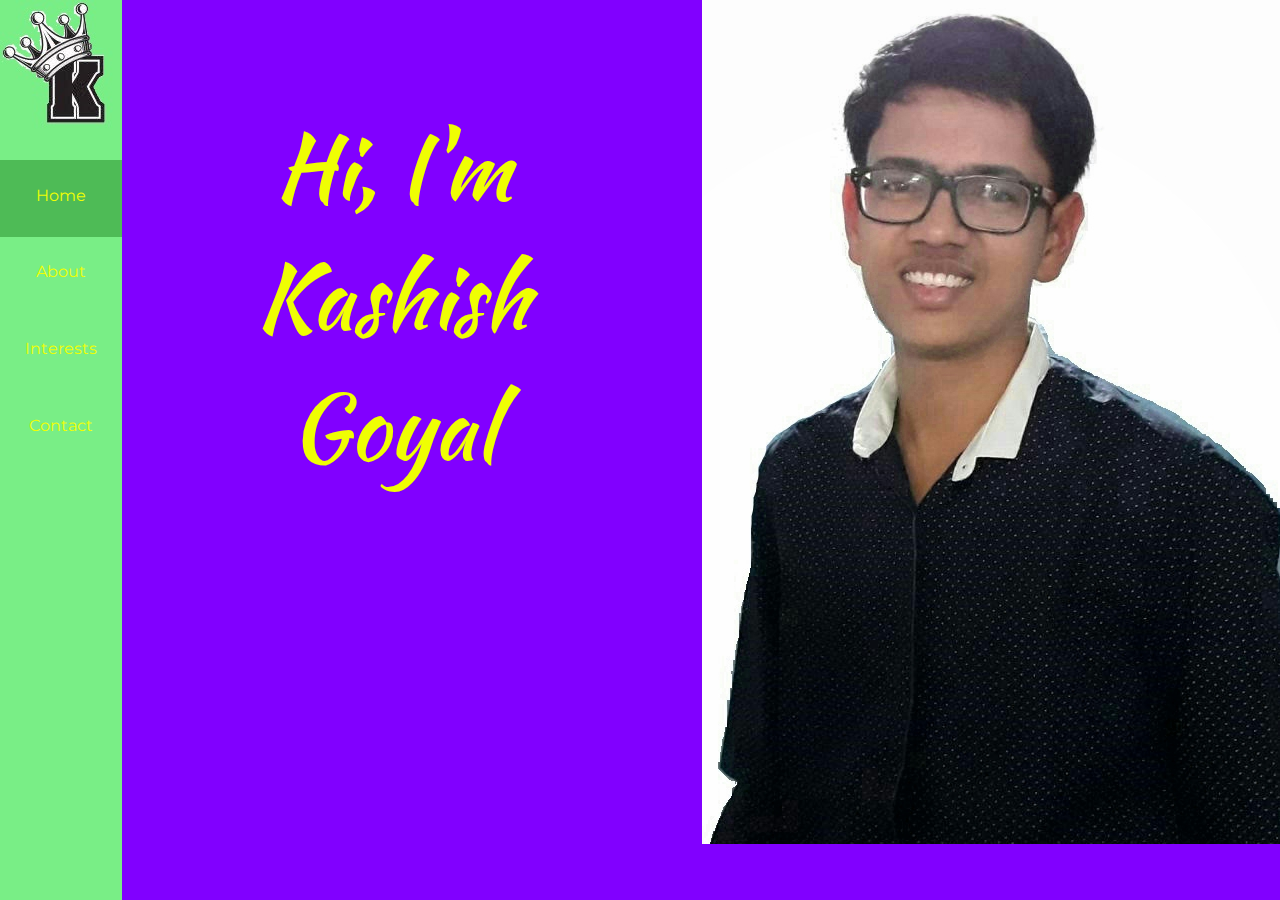
<file: assignment-1/index.html>
<!DOCTYPE html>
<html>
<head>
	<meta name="viewport" content="width=device-width, initial-scale=1.0">
	<title>Home-page</title>
	<link rel="stylesheet" type="text/css" href="style.css"/>
	<link href="https://fonts.googleapis.com/css?family=Montserrat:900i|Kaushan+Script" rel="stylesheet">
	<link rel="shortcut icon" type="image/png" href="Images/letter_k.png">
</head>
<style type="text/css">
	body {
		background-image: url(Images/my_img.jpg);
		background-position: top right; 
		background-repeat: no-repeat;
		background-color: #8100ff;
		background-blend-mode: all;
	}
</style>
<body>
<div id="index_head">
	Hi, I'm <br>Kashish<br> Goyal
</div>
<div class="nav_bar" float:left;>
	<img src="Images/letter_k.jpg" alt="letter k" />
<ul>
	<li><a href="index.html" id="active">Home</a></li>
	<li><a href="about.html">About</a></li>
	<li><a href="interests.html">Interests</a></li>
	<li><a href="contact.html">Contact</a></li>
</ul>
</div>
</body>
</html>
</file>
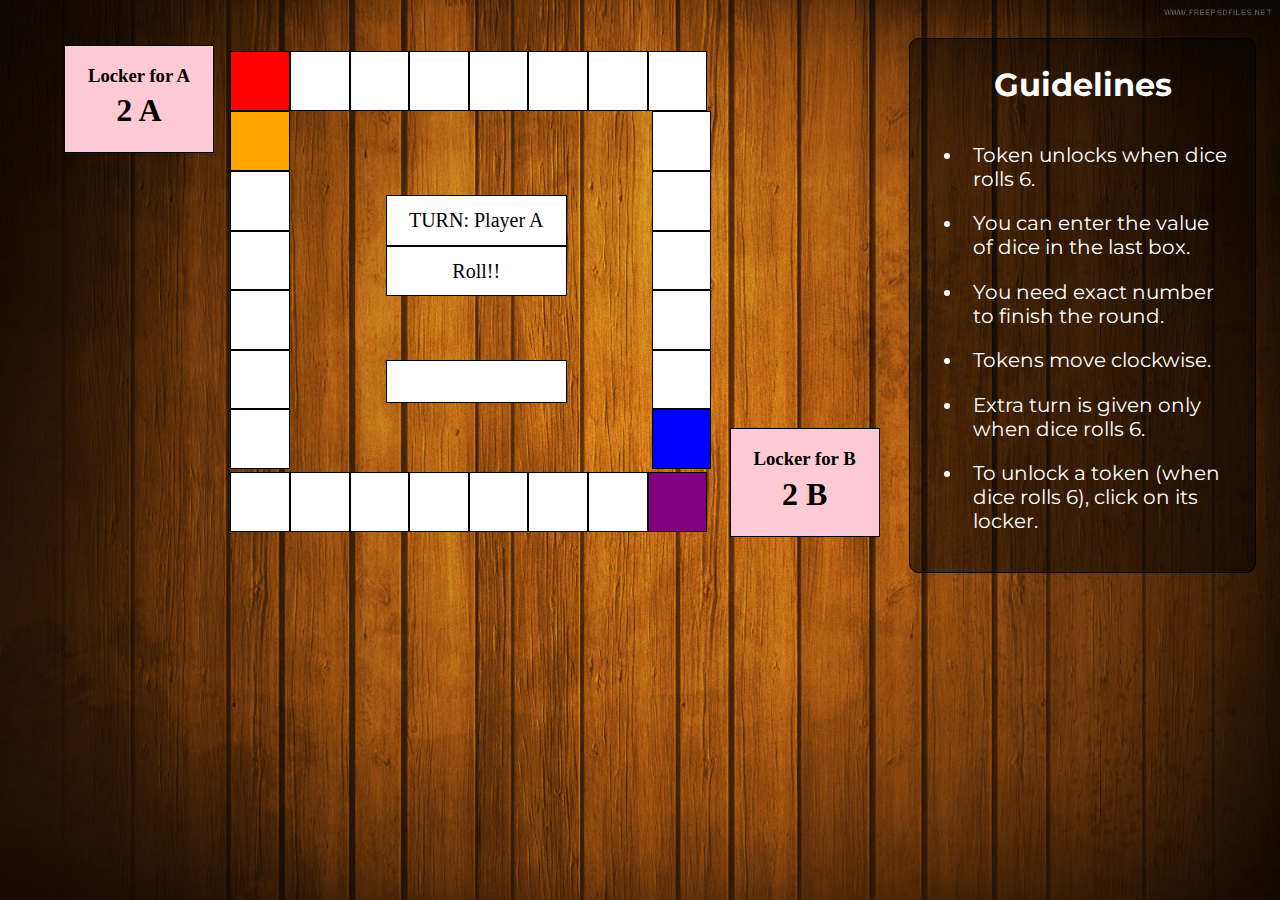
<file: assignment-3/index.html>
<!DOCTYPE html>
<html>
<head>
	<title>Ludo</title>
	<meta charset="utf-8">
	<meta name="viewport" content="width=device-width, initial-scale=1">
	<link rel="stylesheet" type="text/css" href="style.css">
	<link href="https://fonts.googleapis.com/css?family=Montserrat:800" rel = "stylesheet">
	<link rel="shortcut icon" type="image/png" href="images/icon.png">
</head>
<body>
	<div id="col1"></div>
	<div id="col2"></div>
	<div id="row1"></div>
	<div id="row2"></div>
	<div id = "A1"><br>1A</div>
	<div id = "A2"><br>2A</div>
	<div id = "B1"><br>1B</div>
	<div id = "B2"><br>2B</div>
	<div id="player1"><h3>Locker for A</h3><h1><span id="tokens_a">2</span> A</h1></div>
	<div id="player2"><h3>Locker for B</h3><h1><span id="tokens_b">2</span> B</h1></div>
	<div id="center_box">
		<ul>
			<li>TURN: Player <span id="turn">A</span></li>
			<li id ="Roll" onClick="Rolled()">Roll!!</li>
			<!--input type="number" min="1" max="6" id="val" maxlength = "1"-->
			<img src = "images/dice1.png" class="dice" id = "d1">
			<img src = "images/dice2.png" class="dice" id = "d2">
			<img src = "images/dice3.png" class="dice" id = "d3">
			<img src = "images/dice4.png" class="dice" id = "d4">
			<img src = "images/dice5.png" class="dice" id = "d5">
			<img src = "images/dice6.png" class="dice" id = "d6">
			<input type="number" min="1" max="6" id="entr_val" maxlength="1">
		</ul>
	</div>
	<div id = "tip1">You need an exact number to end the game!</div>
	<div id = "tip2">Player <span id = "winner">A</span> wins!!</div>
	<div id = "Rules">
		<h1 style = "text-align: center; padding-top: 2vw;">Guidelines</h1>
		<ul>
			<li>Token unlocks when dice rolls 6.</li>
			<li>You can enter the value of dice in the last box.</li>
			<li>You need exact number to finish the round.</li>
			<li>Tokens move clockwise.</li>
			<li>Extra turn is given only when dice rolls 6.</li>
			<li>To unlock a token (when dice rolls 6), click on its locker.</li>
		</ul>
	</div>
	<script type="text/javascript" src="code.js"></script>
</body>
</html>
</file>
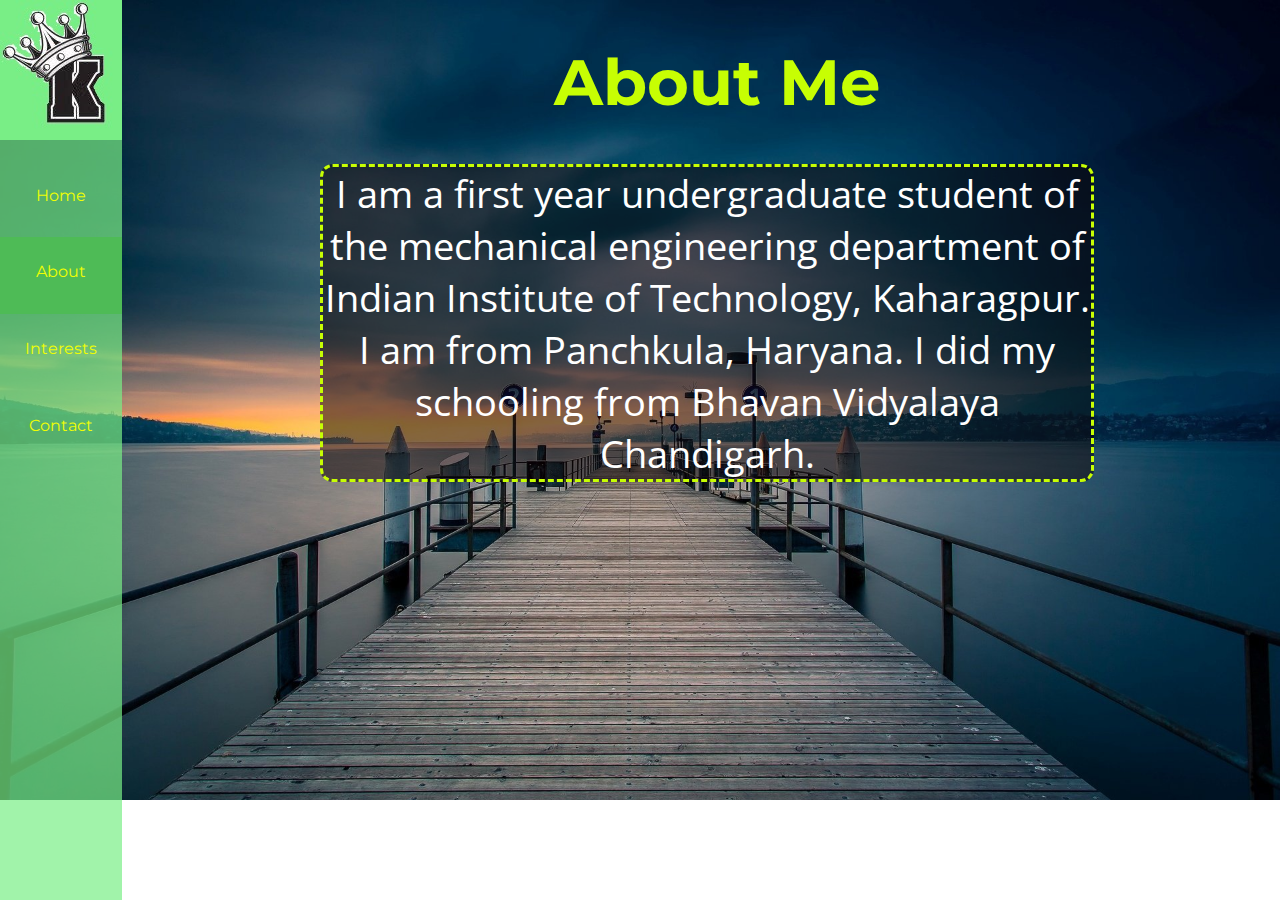
<file: assignment-1/about.html>
<!DOCTYPE html>
<html>
<head>
	<title>About</title>
	<link rel="stylesheet" type="text/css" href="style.css">
	<link href="https://fonts.googleapis.com/css?family=Montserrat:900i|Open+Sans:600i" rel="stylesheet">
	<link rel="shortcut icon" type="image/png" href="Images/letter_k.png">
	<style type="text/css">
	body {
		background-image: url(Images/about.jpg);
		background-repeat: no-repeat;
		background-size: 100%;
		height: auto;
		overflow: auto;
	}
	.nav_bar {
		background-color: rgba(121, 238, 134,0.7);
	}
	</style>
</head>
<body>
<!--Add background image-->
<div class="nav_bar" float:left;>
	<img src="Images/letter_k.jpg" alt="letter k" />
<ul>
	<li><a href="index.html">Home</a></li>
	<li><a href="about.html" id="active">About</a></li>
	<li><a href="interests.html">Interests</a></li>
	<li><a href="contact.html">Contact</a></li>
</ul>
</div>
<h1 id="heading">About Me</h1>
<div id="content">
	I am a first year undergraduate student of the mechanical engineering department of Indian Institute of Technology, Kaharagpur.
	I am from Panchkula, Haryana. I did my schooling from Bhavan Vidyalaya Chandigarh. 
</div>
</body>
</html>
</file>
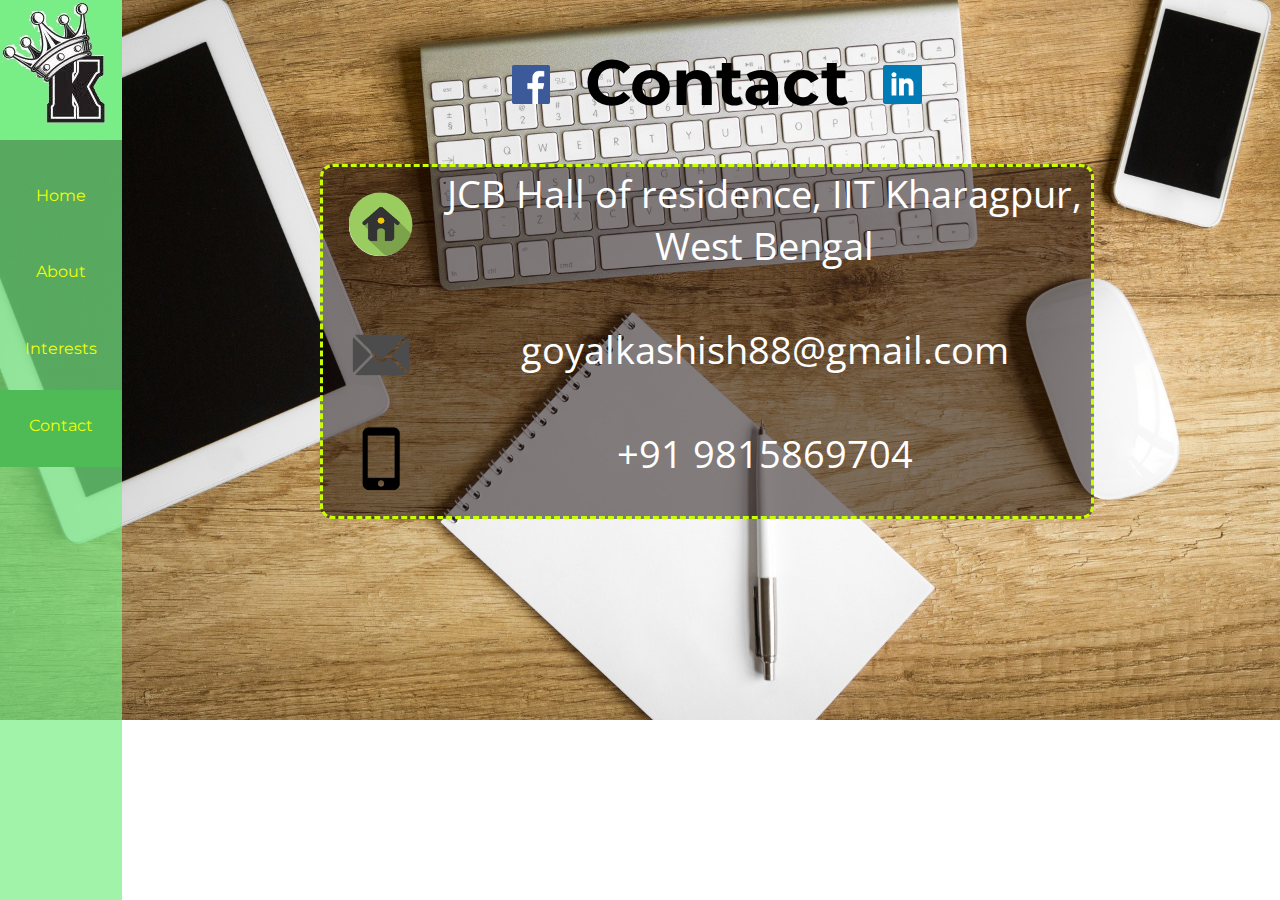
<file: assignment-1/contact.html>
<!DOCTYPE html>
<html>
<head>
	<link rel="stylesheet" type="text/css" href="style.css">
	<link href="https://fonts.googleapis.com/css?family=Montserrat:900i|Open+Sans:600i" rel="stylesheet">
	<link rel="shortcut icon" type="image/png" href="Images/letter_k.png">
	<title>Contact</title>
	<style type="text/css">
		body {
		background-image: url(Images/contact.jpg);
		background-repeat: no-repeat;
		background-size: 100%;
		height: auto;
		overflow: auto;
	}
	.nav_bar {
		background-color: rgba(121, 238, 134,0.7);
	}
	#heading {
		color: black;
		border-color: black;
	}
	#fb {
		max-width: 3vw;
		height: auto;
		position: absolute;
		left: 40vw;
		top: 5.1vw;
	}
	#in {
		max-width: 3vw;
		height: auto;
		position: absolute;
		left: 69vw;
		top: 5.1vw;
	}
	</style>
</head>
<body>
<div class="nav_bar" float:left;>
	<img src="Images/letter_k.jpg" alt="letter k" />
<ul>
	<li><a href="index.html">Home</a></li>
	<li><a href="about.html">About</a></li>
	<li><a href="interests.html">Interests</a></li>
	<li><a href="contact.html" id="active">Contact</a></li>
</ul>
</div>

<h1 id="heading">Contact</h1>
<div id="content">
	<img src="Images/home.png" style="float:left; width:5vw; padding: 2vw; border-radius: 50%"> JCB Hall of residence, IIT Kharagpur, West Bengal<br><br>
	<img src="Images/mail.png" style="float:left; width:5vw; padding: 2vw; padding-top: 0vw; border-radius: 40%">goyalkashish88@gmail.com<br><br>
	<img src="Images/phone.png" style="float:left; width:5vw; padding: 2vw; padding-top: 0vw;">+91 9815869704<br>
</div>
<a href="https://www.facebook.com/goyalkashish88" alt="facebook" target="_blank"><img src="Images/fb.png" id="fb"></a>
<a href="https://www.linkedin.com/in/kashish-goyal-04280b161/" alt="linkedin" target="_blank"><img src="Images/linkedin.png" id="in"></a>
</body>
</html>
</file>
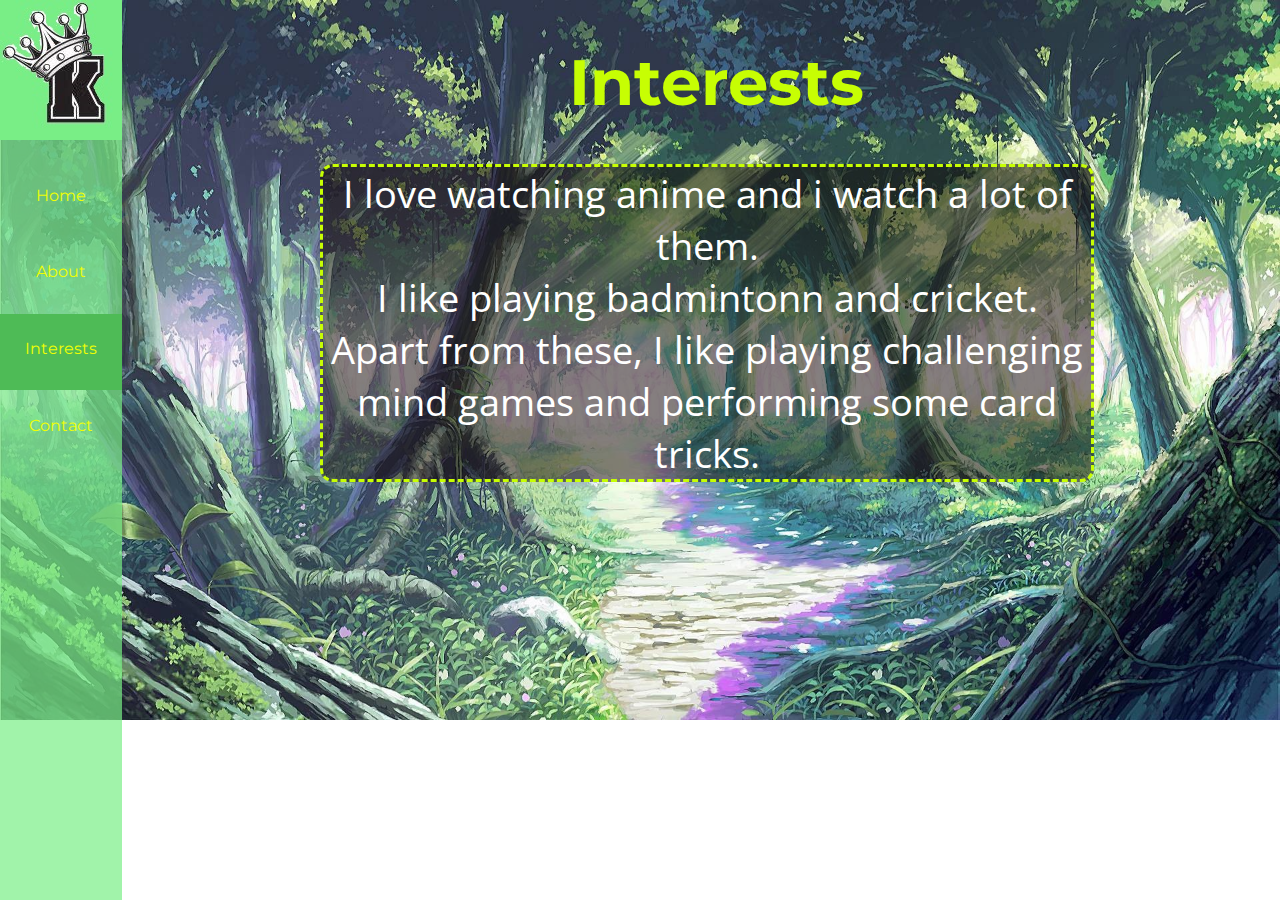
<file: assignment-1/interests.html>
<!DOCTYPE html>
<html>
<head>
	<title>Interests</title>
	<link rel="stylesheet" type="text/css" href="style.css">
	<link href="https://fonts.googleapis.com/css?family=Montserrat:900i|Open+Sans:600i" rel="stylesheet">
	<link rel="shortcut icon" type="image/png" href="Images/letter_k.png">
	<style type="text/css">
		body {
		background-image: url(Images/interests.jpg);
		background-repeat: no-repeat;
		background-size: 100%;
		height: auto;
		overflow: auto;
	}
	.nav_bar {
		background-color: rgba(121, 238, 134,0.7);
	}
	</style>
</head>
<body>
<div class="nav_bar" float:left;>
	<img src="Images/letter_k.jpg" alt="letter k" />
<ul>
	<li><a href="index.html">Home</a></li>
	<li><a href="about.html">About</a></li>
	<li><a href="interests.html" id="active">Interests</a></li>
	<li><a href="contact.html">Contact</a></li>
</ul>
</div>
<h1 id="heading">Interests</h1>
<div id="content">
	<!--Check spellings-->
	I love watching anime and i watch a lot of them.<br>
	I like playing badmintonn and cricket.<br>
	Apart from these, I like playing challenging mind games and performing some card tricks. 
</div>
</body>
</html>
</file>
<file: assignment-1/style.css>
#index_head {
	text-align: center;
	position: absolute;
	left:20vw;
	top:8vw;
	font-size: 7vw;
	color: #effe03;
	font-family: 'Kaushan Script', cursive;
}

ul {
	list-style: none;
	padding-left: 0vw;
}

.nav_bar {
	background-color: rgb(121, 238, 134);
	float: left;
	position: absolute;
	left: 0vw;
	top: 0vw;
	height:100%;

}

li a {
	text-decoration: none;
	padding-top: 2vw;
	text-align: center;
	display: block;
	height: 4vw;
	color: #effe03;
	font-family: 'Montserrat', sans-serif; 
}

li a:hover {
	background-color: #0aee86;
}

#heading {
	text-align:center; 
	font-size: 5vw;
	padding-left: 12vw;
	font-family: 'Montserrat', sans-serif;
	color: #c7fe03;
}

@keyframes animation_1 {
    0% {background-color: rgba(12, 0, 0, 0.5);left: 22vw; top:14vw;}
    25% {background-color: rgba(255, 96, 0,0.5);left: 25vw; top:12vw;}
    50% {background-color: rgba(167, 96, 0,0.5);left: 28vw; top:14vw;}
    75% {background-color: rgba(62, 103, 202,0.5);left: 26.5vw; top:16vw;}
    100% {background-color: rgba(62, 66, 202); left: 23.5vw;top:16vw;}
}

#content {
	border: 3px #c7fe03 dashed;
	background-color: rgba(12, 0, 0, 0.5);
	border-radius: 1vw;
	width: 60vw;
	font-size: 3vw;
	height: auto;
	position: absolute;
	left: 25vw;
	color: white;
	animation: animation_1 4s alternate infinite;
	text-align: center;
	font-family: 'Open Sans', sans-serif;
}

#active {
	background-color: #4ebb56;
}
</file>
<file: assignment-3/style.css>
body {
	margin: 0;
	overflow: hidden;
	background: url("images/back.jpg") no-repeat;
	background-size: 100%;
}

#player1 {
	border: 1px solid black;
	padding: 0 10px 10px 10px;
	position: relative;
	width: 10vw;
	left: 5vw;
	top: 3.5vw;
	text-align: center;
	background-color: #ffcad3;
}

div h1 {
	margin: 0 auto;
	position: relative;
	top: -1vw;
}

#player2 {
	border: 1px solid black;
	padding: 0 10px 10px 10px;
	position: relative;
	left: 57vw;
	top: 25vw;
	width: 10vw;
	text-align: center;
	background-color: #ffcad3;
}

#col2 {
	position: absolute;
	left: 18vw;
	top: 8.7vw;
}

#row1 {
	position: absolute;
	left: 18vw;
	top: 4vw;
}

#col1 {
	position: absolute;
	left: 50.9vw;
	top: 8.7vw;
}

#col1 div, #col2 div {
	height: 4.5vw;
	width: 4.5vw;
	border: 0.1vw solid black;
	margin: 0 auto;
	text-align: center;
	font-size: 18px;
	background-color: white;
}

#row2 {
	position: absolute;
	left: 18vw;
	top: 36.9vw;
}

#row1 div, #row2 div {
	height: 4.5vw;
	width: 4.5vw;
	border: 0.1vw solid black;
	margin: 0 auto;
	float: left;
	background-color: white;
}

#A1, #A2 {
	position: absolute;
	left: 13.3vw;
	top: -0.7vw;
	height: 4.5vw;
	width: 4.5vw;
	border: 0.1vw solid black;
	margin: 0 auto;
	z-index: 3;
	text-align: center;
	font-size: 18px;
	display: none;
}

#B1, #B2 {
	position: absolute;
	left: 55.6vw;
	top: 41.6vw;
	height: 4.5vw;
	width: 4.5vw;
	border: 0.1vw solid black;
	margin: 0 auto;
	text-align: center;
	font-size: 18px;
	z-index: 3;
	display: none;
}

#tip1 {
	position: absolute;
	left: 25.6vw;
	top: 32vw;
	border: 0.1vw solid black;
	padding: 1vw;
	background-color: white;
	display: none;
}

#tip2 {
	position: absolute;
	left: 32.3vw;
	top: 32vw;
	border: 0.1vw solid black;
	padding: 1vw;
	background-color: white;
	display: none;
}

#center_box {
	position: absolute;
	left: 27vw;
	top: 14vw;
}

#center_box ul li {
	list-style: none;
	border: 0.1vw solid black;
	width: 12vw;
	text-align: center;
	font-size: 20px;
	padding: 1vw;
	background-color: white;
}

#Roll {
	cursor: pointer;
}

.dice {
	position: absolute;
	left: 8.4vw;
	top: 9.4vw;
	width: 4vw;
	display: none;
}

#val, #entr_val {
	padding: 1vw;
	width: 12vw;
	border: 0.1vw solid black;
}

#entr_val {
	position: relative;
	top: 5vw;
	left: 0vw;
}

#Rules {
	position: absolute;
	left: 71vw;
	top: 3vw;
	color: white;
	width: 25vw;
	border: 0.1vw solid black;
	border-radius: 10px;
	background-color: rgba(0, 0, 0, 0.5);
	padding: 1vw;
	font-family: 'Montserrat', sans-serif;
	overflow: auto;
}

#Rules ul li {
	padding: 0.8vw;
	font-size: 20px;
}
</file>
